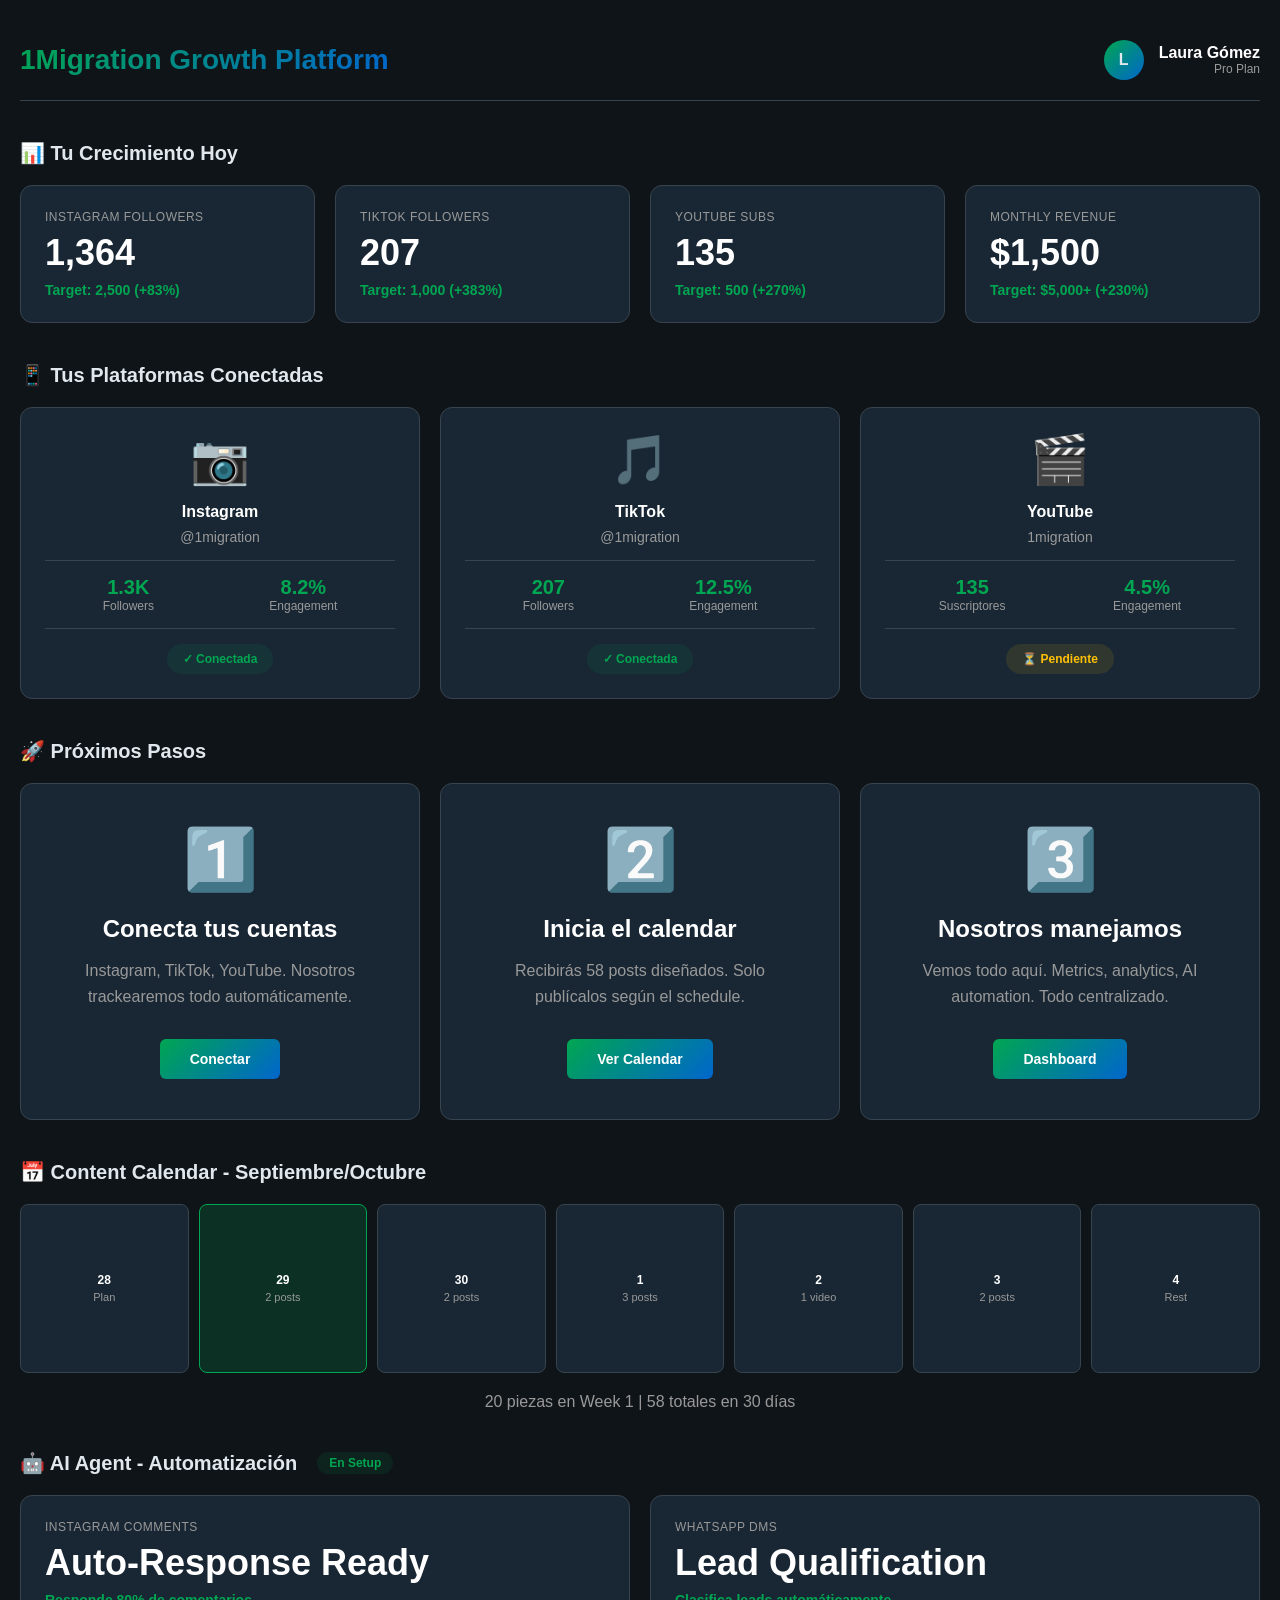
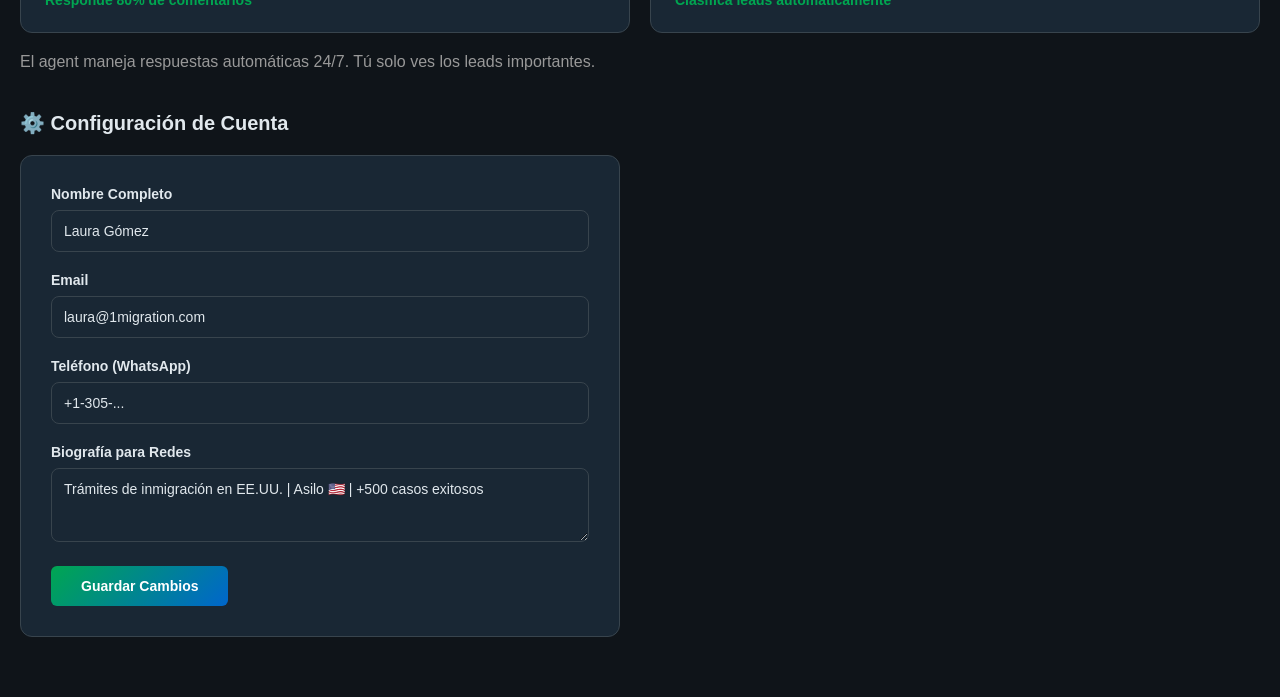
<file: CRM_DASHBOARD_SAAS_LAURA.html>
<!DOCTYPE html>
<html lang="es">
<head>
    <meta charset="UTF-8">
    <meta name="viewport" content="width=device-width, initial-scale=1.0">
    <title>1Migration Growth Platform - CRM Dashboard</title>
    <style>
        * {
            margin: 0;
            padding: 0;
            box-sizing: border-box;
        }

        body {
            font-family: -apple-system, BlinkMacSystemFont, 'Segoe UI', Roboto, sans-serif;
            background: #0f1419;
            color: #e1e8ed;
        }

        .container {
            max-width: 1600px;
            margin: 0 auto;
            padding: 20px;
        }

        header {
            display: flex;
            justify-content: space-between;
            align-items: center;
            padding: 20px 0;
            border-bottom: 1px solid #38444d;
            margin-bottom: 40px;
        }

        .logo {
            font-size: 28px;
            font-weight: bold;
            background: linear-gradient(135deg, #00a651 0%, #0066cc 100%);
            -webkit-background-clip: text;
            -webkit-text-fill-color: transparent;
            background-clip: text;
        }

        .user-info {
            display: flex;
            align-items: center;
            gap: 15px;
        }

        .user-avatar {
            width: 40px;
            height: 40px;
            border-radius: 50%;
            background: linear-gradient(135deg, #00a651 0%, #0066cc 100%);
            display: flex;
            align-items: center;
            justify-content: center;
            font-weight: bold;
        }

        .user-name {
            text-align: right;
        }

        .user-name .name {
            font-weight: 600;
            color: #fff;
        }

        .user-name .plan {
            font-size: 12px;
            color: #999;
        }

        /* MAIN GRID */
        .dashboard-grid {
            display: grid;
            grid-template-columns: repeat(4, 1fr);
            gap: 20px;
            margin-bottom: 40px;
        }

        .metric-card {
            background: #192734;
            border: 1px solid #38444d;
            border-radius: 12px;
            padding: 24px;
            transition: all 0.3s ease;
        }

        .metric-card:hover {
            border-color: #00a651;
            box-shadow: 0 0 20px rgba(0, 166, 81, 0.1);
        }

        .metric-label {
            font-size: 12px;
            color: #999;
            text-transform: uppercase;
            margin-bottom: 8px;
            letter-spacing: 0.5px;
        }

        .metric-value {
            font-size: 36px;
            font-weight: bold;
            color: #fff;
            margin-bottom: 8px;
        }

        .metric-change {
            font-size: 14px;
            color: #00a651;
            font-weight: 600;
        }

        .metric-change.down {
            color: #e74c3c;
        }

        /* SECTIONS */
        .section {
            margin-bottom: 40px;
        }

        .section-title {
            font-size: 20px;
            font-weight: bold;
            margin-bottom: 20px;
            display: flex;
            align-items: center;
            gap: 10px;
        }

        /* PLATFORM ACCOUNTS */
        .accounts-grid {
            display: grid;
            grid-template-columns: repeat(3, 1fr);
            gap: 20px;
        }

        .account-card {
            background: #192734;
            border: 1px solid #38444d;
            border-radius: 12px;
            padding: 24px;
            text-align: center;
        }

        .account-icon {
            font-size: 48px;
            margin-bottom: 15px;
        }

        .account-name {
            font-weight: 600;
            margin-bottom: 8px;
            color: #fff;
        }

        .account-handle {
            font-size: 14px;
            color: #999;
            margin-bottom: 15px;
        }

        .account-stats {
            display: flex;
            justify-content: space-around;
            padding: 15px 0;
            border-top: 1px solid #38444d;
            border-bottom: 1px solid #38444d;
            margin-bottom: 15px;
        }

        .account-stat {
            text-align: center;
        }

        .account-stat .number {
            font-size: 20px;
            font-weight: bold;
            color: #00a651;
        }

        .account-stat .label {
            font-size: 12px;
            color: #999;
        }

        .account-status {
            display: inline-block;
            padding: 8px 16px;
            border-radius: 20px;
            font-size: 12px;
            font-weight: 600;
        }

        .status-connected {
            background: rgba(0, 166, 81, 0.1);
            color: #00a651;
        }

        .status-pending {
            background: rgba(255, 193, 7, 0.1);
            color: #ffc107;
        }

        /* CONTENT CALENDAR */
        .calendar-grid {
            display: grid;
            grid-template-columns: repeat(7, 1fr);
            gap: 10px;
        }

        .calendar-day {
            aspect-ratio: 1;
            background: #192734;
            border: 1px solid #38444d;
            border-radius: 8px;
            display: flex;
            flex-direction: column;
            align-items: center;
            justify-content: center;
            padding: 8px;
            font-size: 12px;
            cursor: pointer;
            transition: all 0.3s ease;
        }

        .calendar-day:hover {
            border-color: #00a651;
            background: rgba(0, 166, 81, 0.1);
        }

        .calendar-day.today {
            border-color: #00a651;
            background: rgba(0, 166, 81, 0.2);
        }

        .calendar-day .date {
            font-weight: 600;
            color: #fff;
        }

        .calendar-day .posts {
            font-size: 11px;
            color: #999;
            margin-top: 4px;
        }

        /* FORM */
        .form-group {
            margin-bottom: 20px;
        }

        .form-group label {
            display: block;
            font-size: 14px;
            font-weight: 600;
            margin-bottom: 8px;
            color: #e1e8ed;
        }

        .form-group input,
        .form-group select,
        .form-group textarea {
            width: 100%;
            background: #192734;
            border: 1px solid #38444d;
            border-radius: 8px;
            padding: 12px;
            color: #e1e8ed;
            font-family: inherit;
            font-size: 14px;
            transition: border-color 0.3s ease;
        }

        .form-group input:focus,
        .form-group select:focus,
        .form-group textarea:focus {
            outline: none;
            border-color: #00a651;
        }

        /* MODAL/SETUP */
        .setup-section {
            background: #192734;
            border: 1px solid #38444d;
            border-radius: 12px;
            padding: 40px;
            text-align: center;
        }

        .setup-icon {
            font-size: 60px;
            margin-bottom: 20px;
        }

        .setup-title {
            font-size: 24px;
            font-weight: bold;
            margin-bottom: 15px;
            color: #fff;
        }

        .setup-description {
            color: #999;
            margin-bottom: 30px;
            line-height: 1.6;
        }

        button {
            background: linear-gradient(135deg, #00a651 0%, #0066cc 100%);
            color: white;
            border: none;
            padding: 12px 30px;
            border-radius: 6px;
            font-weight: 600;
            cursor: pointer;
            font-size: 14px;
            transition: all 0.3s ease;
        }

        button:hover {
            transform: translateY(-2px);
            box-shadow: 0 10px 30px rgba(0, 166, 81, 0.3);
        }

        /* SIDEBAR */
        .sidebar {
            position: fixed;
            left: 0;
            top: 0;
            width: 250px;
            height: 100vh;
            background: #161b22;
            border-right: 1px solid #38444d;
            padding: 20px;
            display: none;
        }

        @media (max-width: 1200px) {
            .dashboard-grid {
                grid-template-columns: repeat(2, 1fr);
            }

            .accounts-grid {
                grid-template-columns: repeat(2, 1fr);
            }
        }

        @media (max-width: 768px) {
            .dashboard-grid {
                grid-template-columns: 1fr;
            }

            .accounts-grid {
                grid-template-columns: 1fr;
            }
        }

        .success-message {
            background: rgba(0, 166, 81, 0.1);
            border: 1px solid #00a651;
            color: #00a651;
            padding: 16px;
            border-radius: 8px;
            margin-bottom: 20px;
            display: none;
        }

        .success-message.show {
            display: block;
        }

        .badge {
            display: inline-block;
            background: rgba(0, 166, 81, 0.1);
            color: #00a651;
            padding: 4px 12px;
            border-radius: 20px;
            font-size: 12px;
            font-weight: 600;
            margin-left: 10px;
        }
    </style>
</head>
<body>
    <div class="container">
        <header>
            <div class="logo">1Migration Growth Platform</div>
            <div class="user-info">
                <div class="user-avatar">L</div>
                <div class="user-name">
                    <div class="name">Laura Gómez</div>
                    <div class="plan">Pro Plan</div>
                </div>
            </div>
        </header>

        <!-- DASHBOARD METRICS -->
        <div class="section">
            <div class="section-title">📊 Tu Crecimiento Hoy</div>
            <div class="dashboard-grid">
                <div class="metric-card">
                    <div class="metric-label">Instagram Followers</div>
                    <div class="metric-value">1,364</div>
                    <div class="metric-change">Target: 2,500 (+83%)</div>
                </div>
                <div class="metric-card">
                    <div class="metric-label">TikTok Followers</div>
                    <div class="metric-value">207</div>
                    <div class="metric-change">Target: 1,000 (+383%)</div>
                </div>
                <div class="metric-card">
                    <div class="metric-label">YouTube Subs</div>
                    <div class="metric-value">135</div>
                    <div class="metric-change">Target: 500 (+270%)</div>
                </div>
                <div class="metric-card">
                    <div class="metric-label">Monthly Revenue</div>
                    <div class="metric-value">$1,500</div>
                    <div class="metric-change">Target: $5,000+ (+230%)</div>
                </div>
            </div>
        </div>

        <!-- CONNECTED ACCOUNTS -->
        <div class="section">
            <div class="section-title">📱 Tus Plataformas Conectadas</div>
            <div class="accounts-grid">
                <div class="account-card">
                    <div class="account-icon">📷</div>
                    <div class="account-name">Instagram</div>
                    <div class="account-handle">@1migration</div>
                    <div class="account-stats">
                        <div class="account-stat">
                            <div class="number">1.3K</div>
                            <div class="label">Followers</div>
                        </div>
                        <div class="account-stat">
                            <div class="number">8.2%</div>
                            <div class="label">Engagement</div>
                        </div>
                    </div>
                    <div class="account-status status-connected">✓ Conectada</div>
                </div>

                <div class="account-card">
                    <div class="account-icon">🎵</div>
                    <div class="account-name">TikTok</div>
                    <div class="account-handle">@1migration</div>
                    <div class="account-stats">
                        <div class="account-stat">
                            <div class="number">207</div>
                            <div class="label">Followers</div>
                        </div>
                        <div class="account-stat">
                            <div class="number">12.5%</div>
                            <div class="label">Engagement</div>
                        </div>
                    </div>
                    <div class="account-status status-connected">✓ Conectada</div>
                </div>

                <div class="account-card">
                    <div class="account-icon">🎬</div>
                    <div class="account-name">YouTube</div>
                    <div class="account-handle">1migration</div>
                    <div class="account-stats">
                        <div class="account-stat">
                            <div class="number">135</div>
                            <div class="label">Suscriptores</div>
                        </div>
                        <div class="account-stat">
                            <div class="number">4.5%</div>
                            <div class="label">Engagement</div>
                        </div>
                    </div>
                    <div class="account-status status-pending">⏳ Pendiente</div>
                </div>
            </div>
        </div>

        <!-- SETUP STEPS -->
        <div class="section">
            <div class="section-title">🚀 Próximos Pasos</div>
            <div style="display: grid; grid-template-columns: repeat(3, 1fr); gap: 20px;">
                <div class="setup-section">
                    <div class="setup-icon">1️⃣</div>
                    <div class="setup-title">Conecta tus cuentas</div>
                    <div class="setup-description">Instagram, TikTok, YouTube. Nosotros trackearemos todo automáticamente.</div>
                    <button onclick="alert('En desarrollo: Integration con APIs de redes sociales')">Conectar</button>
                </div>

                <div class="setup-section">
                    <div class="setup-icon">2️⃣</div>
                    <div class="setup-title">Inicia el calendar</div>
                    <div class="setup-description">Recibirás 58 posts diseñados. Solo publícalos según el schedule.</div>
                    <button onclick="alert('Tu calendar está listo en GitHub. Comienza Sept 29')">Ver Calendar</button>
                </div>

                <div class="setup-section">
                    <div class="setup-icon">3️⃣</div>
                    <div class="setup-title">Nosotros manejamos</div>
                    <div class="setup-description">Vemos todo aquí. Metrics, analytics, AI automation. Todo centralizado.</div>
                    <button onclick="alert('Dashboard activo. Sincronización automática cada hora')">Dashboard</button>
                </div>
            </div>
        </div>

        <!-- CALENDAR PREVIEW -->
        <div class="section">
            <div class="section-title">📅 Content Calendar - Septiembre/Octubre</div>
            <div class="calendar-grid">
                <div class="calendar-day">
                    <div class="date">28</div>
                    <div class="posts">Plan</div>
                </div>
                <div class="calendar-day today">
                    <div class="date">29</div>
                    <div class="posts">2 posts</div>
                </div>
                <div class="calendar-day">
                    <div class="date">30</div>
                    <div class="posts">2 posts</div>
                </div>
                <div class="calendar-day">
                    <div class="date">1</div>
                    <div class="posts">3 posts</div>
                </div>
                <div class="calendar-day">
                    <div class="date">2</div>
                    <div class="posts">1 video</div>
                </div>
                <div class="calendar-day">
                    <div class="date">3</div>
                    <div class="posts">2 posts</div>
                </div>
                <div class="calendar-day">
                    <div class="date">4</div>
                    <div class="posts">Rest</div>
                </div>
            </div>
            <p style="color: #999; margin-top: 20px; text-align: center;">20 piezas en Week 1 | 58 totales en 30 días</p>
        </div>

        <!-- AI AGENT STATUS -->
        <div class="section">
            <div class="section-title">🤖 AI Agent - Automatización <span class="badge">En Setup</span></div>
            <div style="display: grid; grid-template-columns: 1fr 1fr; gap: 20px;">
                <div class="metric-card">
                    <div class="metric-label">Instagram Comments</div>
                    <div class="metric-value">Auto-Response Ready</div>
                    <div class="metric-change">Responde 80% de comentarios</div>
                </div>
                <div class="metric-card">
                    <div class="metric-label">WhatsApp DMs</div>
                    <div class="metric-value">Lead Qualification</div>
                    <div class="metric-change">Clasifica leads automáticamente</div>
                </div>
            </div>
            <p style="color: #999; margin-top: 20px;">El agent maneja respuestas automáticas 24/7. Tú solo ves los leads importantes.</p>
        </div>

        <!-- SETTINGS -->
        <div class="section">
            <div class="section-title">⚙️ Configuración de Cuenta</div>
            <div style="background: #192734; border: 1px solid #38444d; border-radius: 12px; padding: 30px; max-width: 600px;">
                <div class="form-group">
                    <label>Nombre Completo</label>
                    <input type="text" value="Laura Gómez" />
                </div>
                <div class="form-group">
                    <label>Email</label>
                    <input type="email" value="laura@1migration.com" />
                </div>
                <div class="form-group">
                    <label>Teléfono (WhatsApp)</label>
                    <input type="tel" value="+1-305-..." placeholder="Para que clientes te encuentren" />
                </div>
                <div class="form-group">
                    <label>Biografía para Redes</label>
                    <textarea rows="3" placeholder="Tu descripción que aparecerá en posts">Trámites de inmigración en EE.UU. | Asilo 🇺🇸 | +500 casos exitosos</textarea>
                </div>
                <button>Guardar Cambios</button>
            </div>
        </div>
    </div>

    <script>
        document.querySelectorAll('button').forEach(btn => {
            btn.addEventListener('click', function(e) {
                if (this.textContent.includes('Guardar')) {
                    const msg = document.createElement('div');
                    msg.className = 'success-message show';
                    msg.textContent = '✓ Cambios guardados exitosamente';
                    this.parentElement.insertBefore(msg, this);
                    setTimeout(() => msg.remove(), 3000);
                    e.preventDefault();
                }
            });
        });
    </script>
</body>
</html>
</file>
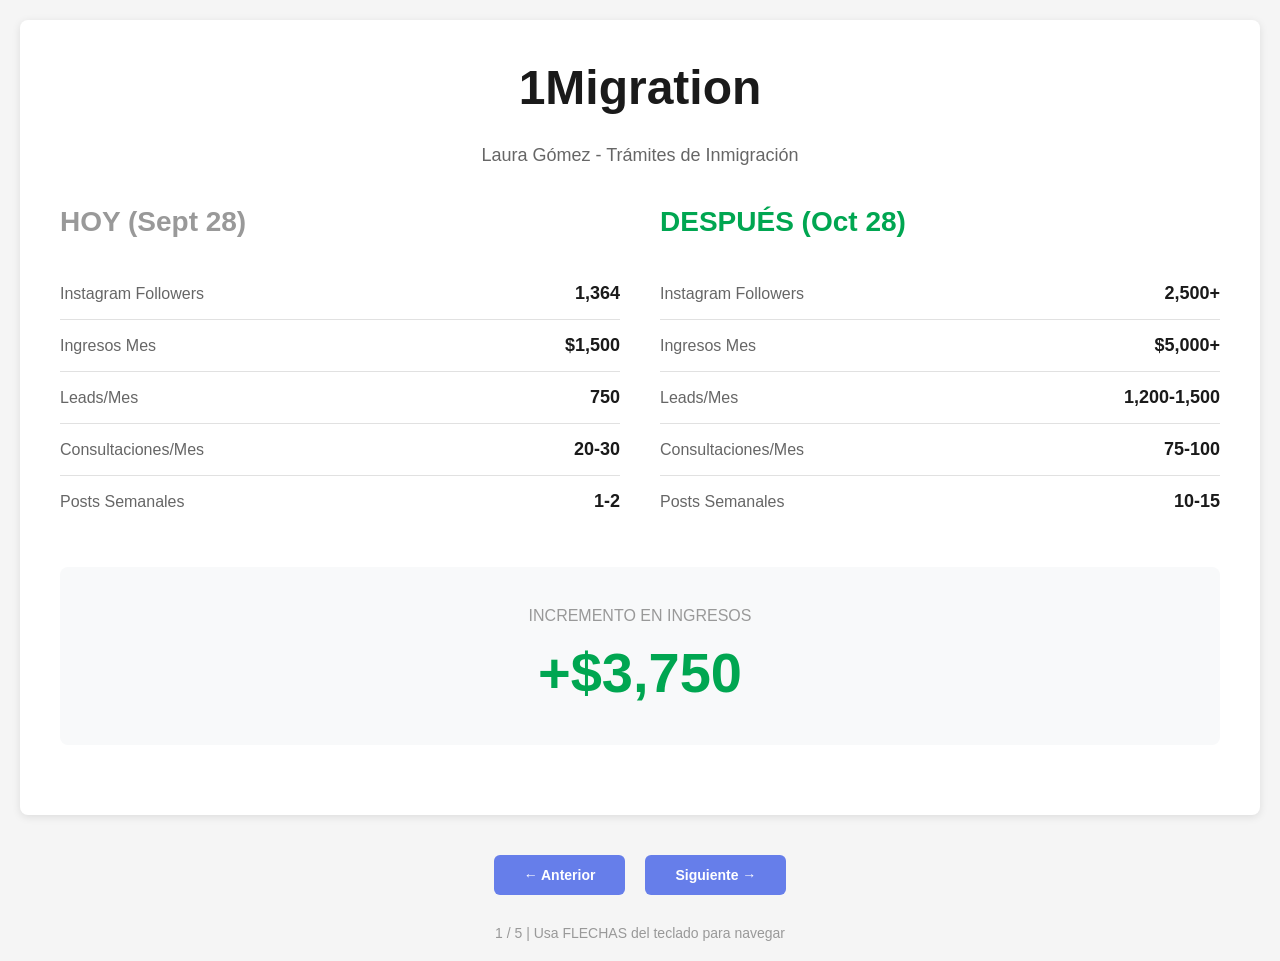
<file: DEMO_VISUAL_REAL_POSTS_DASHBOARD.html>
<!DOCTYPE html>
<html lang="es">
<head>
    <meta charset="UTF-8">
    <meta name="viewport" content="width=device-width, initial-scale=1.0">
    <title>1Migration - Demo Visual</title>
    <style>
        * {
            margin: 0;
            padding: 0;
            box-sizing: border-box;
        }

        body {
            font-family: -apple-system, BlinkMacSystemFont, 'Segoe UI', Roboto, sans-serif;
            background: #f5f5f5;
            padding: 20px;
        }

        .container {
            max-width: 1400px;
            margin: 0 auto;
        }

        .slide {
            background: white;
            border-radius: 8px;
            padding: 40px;
            margin-bottom: 40px;
            box-shadow: 0 2px 8px rgba(0,0,0,0.1);
            display: none;
            min-height: 600px;
        }

        .slide.active {
            display: block;
        }

        h1 {
            color: #1a1a1a;
            font-size: 48px;
            margin-bottom: 30px;
            text-align: center;
        }

        /* INSTAGRAM MOCKUP */
        .instagram-grid {
            display: grid;
            grid-template-columns: repeat(3, 1fr);
            gap: 20px;
            margin: 40px 0;
        }

        .instagram-post {
            background: white;
            border: 1px solid #e1e1e1;
            border-radius: 8px;
            overflow: hidden;
            box-shadow: 0 1px 3px rgba(0,0,0,0.1);
        }

        .post-header {
            padding: 12px;
            display: flex;
            align-items: center;
            border-bottom: 1px solid #e1e1e1;
        }

        .post-avatar {
            width: 32px;
            height: 32px;
            border-radius: 50%;
            background: linear-gradient(135deg, #667eea 0%, #764ba2 100%);
            margin-right: 12px;
        }

        .post-name {
            font-weight: 600;
            font-size: 14px;
            color: #1a1a1a;
        }

        .post-image {
            width: 100%;
            height: 300px;
            background: linear-gradient(135deg, #667eea 0%, #764ba2 100%);
            display: flex;
            align-items: center;
            justify-content: center;
            color: white;
            font-size: 24px;
            font-weight: bold;
            text-align: center;
            padding: 20px;
        }

        .post-image.carousel {
            background: linear-gradient(135deg, #f093fb 0%, #f5576c 100%);
        }

        .post-image.reel {
            background: linear-gradient(135deg, #4facfe 0%, #00f2fe 100%);
        }

        .post-image.video {
            background: linear-gradient(135deg, #43e97b 0%, #38f9d7 100%);
        }

        .post-stats {
            padding: 12px;
            font-size: 13px;
            color: #666;
            border-bottom: 1px solid #e1e1e1;
        }

        .post-caption {
            padding: 12px;
            font-size: 13px;
            color: #1a1a1a;
            line-height: 1.5;
        }

        /* DASHBOARD */
        .dashboard {
            background: #f8f9fa;
            border-radius: 8px;
            padding: 30px;
            margin: 40px 0;
        }

        .dashboard-grid {
            display: grid;
            grid-template-columns: repeat(4, 1fr);
            gap: 20px;
            margin-bottom: 40px;
        }

        .dashboard-card {
            background: white;
            padding: 20px;
            border-radius: 8px;
            text-align: center;
            border-left: 4px solid #667eea;
        }

        .dashboard-label {
            font-size: 12px;
            color: #999;
            text-transform: uppercase;
            margin-bottom: 8px;
        }

        .dashboard-value {
            font-size: 32px;
            font-weight: bold;
            color: #1a1a1a;
            margin-bottom: 5px;
        }

        .dashboard-change {
            font-size: 14px;
            color: #00a651;
            font-weight: 600;
        }

        /* ANTES/DESPUÉS */
        .comparison-grid {
            display: grid;
            grid-template-columns: 1fr 1fr;
            gap: 40px;
            margin: 40px 0;
        }

        .comparison-section h2 {
            font-size: 28px;
            color: #1a1a1a;
            margin-bottom: 30px;
        }

        .comparison-section.before h2 {
            color: #999;
        }

        .comparison-section.after h2 {
            color: #00a651;
        }

        .stats-list {
            list-style: none;
        }

        .stats-list li {
            padding: 15px 0;
            border-bottom: 1px solid #e1e1e1;
            display: flex;
            justify-content: space-between;
            align-items: center;
        }

        .stats-list li:last-child {
            border-bottom: none;
        }

        .stat-label {
            color: #666;
            font-size: 16px;
        }

        .stat-value {
            font-weight: 700;
            font-size: 18px;
            color: #1a1a1a;
        }

        /* POST EXAMPLES */
        .post-example {
            background: #f8f9fa;
            padding: 30px;
            border-radius: 8px;
            margin: 20px 0;
            border-left: 4px solid #667eea;
        }

        .post-example h3 {
            color: #1a1a1a;
            margin-bottom: 15px;
            font-size: 20px;
        }

        .post-example p {
            color: #666;
            line-height: 1.6;
            margin-bottom: 10px;
        }

        .post-type {
            display: inline-block;
            background: #667eea;
            color: white;
            padding: 4px 12px;
            border-radius: 20px;
            font-size: 12px;
            font-weight: 600;
            margin-top: 10px;
        }

        /* NAVIGATION */
        .nav {
            display: flex;
            justify-content: center;
            gap: 20px;
            margin-top: 40px;
        }

        .nav button {
            background: #667eea;
            color: white;
            border: none;
            padding: 12px 30px;
            border-radius: 6px;
            cursor: pointer;
            font-size: 14px;
            font-weight: 600;
            transition: all 0.3s ease;
        }

        .nav button:hover {
            background: #5568d3;
        }

        .slide-info {
            text-align: center;
            color: #999;
            font-size: 14px;
            margin-top: 30px;
        }

        .header {
            text-align: center;
            margin-bottom: 40px;
        }

        .header .subtitle {
            color: #666;
            font-size: 18px;
        }

        .big-stat {
            text-align: center;
            padding: 40px;
            background: #f8f9fa;
            border-radius: 8px;
            margin: 30px 0;
        }

        .big-stat .label {
            color: #999;
            font-size: 16px;
            margin-bottom: 15px;
            text-transform: uppercase;
        }

        .big-stat .value {
            font-size: 56px;
            font-weight: bold;
            color: #00a651;
        }

        .checklist-item {
            padding: 15px 0;
            border-bottom: 1px solid #e1e1e1;
            display: flex;
            align-items: center;
        }

        .checklist-item::before {
            content: "✓";
            display: inline-block;
            width: 30px;
            height: 30px;
            background: #00a651;
            color: white;
            border-radius: 50%;
            text-align: center;
            line-height: 30px;
            margin-right: 15px;
            font-weight: bold;
            flex-shrink: 0;
        }

        .timeline {
            display: grid;
            grid-template-columns: repeat(4, 1fr);
            gap: 20px;
            margin: 40px 0;
        }

        .timeline-item {
            background: #f8f9fa;
            padding: 20px;
            border-radius: 8px;
            text-align: center;
        }

        .timeline-item.highlight {
            background: #e8f5e9;
            border: 2px solid #00a651;
        }

        .timeline-week {
            font-size: 12px;
            color: #999;
            margin-bottom: 10px;
        }

        .timeline-number {
            font-size: 28px;
            font-weight: bold;
            color: #1a1a1a;
            margin-bottom: 5px;
        }

        .timeline-desc {
            font-size: 13px;
            color: #666;
        }
    </style>
</head>
<body>
    <div class="container">
        <!-- SLIDE 1: PORTADA -->
        <div class="slide active">
            <div class="header">
                <h1>1Migration</h1>
                <p class="subtitle">Laura Gómez - Trámites de Inmigración</p>
            </div>

            <div class="comparison-grid">
                <div class="comparison-section before">
                    <h2>HOY (Sept 28)</h2>
                    <ul class="stats-list">
                        <li>
                            <span class="stat-label">Instagram Followers</span>
                            <span class="stat-value">1,364</span>
                        </li>
                        <li>
                            <span class="stat-label">Ingresos Mes</span>
                            <span class="stat-value">$1,500</span>
                        </li>
                        <li>
                            <span class="stat-label">Leads/Mes</span>
                            <span class="stat-value">750</span>
                        </li>
                        <li>
                            <span class="stat-label">Consultaciones/Mes</span>
                            <span class="stat-value">20-30</span>
                        </li>
                        <li>
                            <span class="stat-label">Posts Semanales</span>
                            <span class="stat-value">1-2</span>
                        </li>
                    </ul>
                </div>

                <div class="comparison-section after">
                    <h2>DESPUÉS (Oct 28)</h2>
                    <ul class="stats-list">
                        <li>
                            <span class="stat-label">Instagram Followers</span>
                            <span class="stat-value">2,500+</span>
                        </li>
                        <li>
                            <span class="stat-label">Ingresos Mes</span>
                            <span class="stat-value">$5,000+</span>
                        </li>
                        <li>
                            <span class="stat-label">Leads/Mes</span>
                            <span class="stat-value">1,200-1,500</span>
                        </li>
                        <li>
                            <span class="stat-label">Consultaciones/Mes</span>
                            <span class="stat-value">75-100</span>
                        </li>
                        <li>
                            <span class="stat-label">Posts Semanales</span>
                            <span class="stat-value">10-15</span>
                        </li>
                    </ul>
                </div>
            </div>

            <div class="big-stat">
                <div class="label">Incremento en Ingresos</div>
                <div class="value">+$3,750</div>
            </div>
        </div>

        <!-- SLIDE 2: POSTS QUE VA A CREAR -->
        <div class="slide">
            <h1>Ejemplos de Posts Que Crearás</h1>
            <p style="text-align: center; color: #666; margin-bottom: 40px;">Semana 1 - 58 piezas totales en 30 días</p>

            <div class="instagram-grid">
                <div class="instagram-post">
                    <div class="post-header">
                        <div class="post-avatar"></div>
                        <div class="post-name">1migration</div>
                    </div>
                    <div class="post-image carousel">Carousel: "Residencia en 7 Pasos"</div>
                    <div class="post-stats">👥 1.2K likes • 245 comments</div>
                    <div class="post-caption"><strong>Residencia en 7 pasos</strong><br>No sabes por dónde empezar? Aquí está el roadmap completo...</div>
                    <div class="post-type">EDUCATIVO</div>
                </div>

                <div class="instagram-post">
                    <div class="post-header">
                        <div class="post-avatar"></div>
                        <div class="post-name">1migration</div>
                    </div>
                    <div class="post-image reel">Reel: "3 Errores Green Card"</div>
                    <div class="post-stats">👥 3.5K likes • 512 comments</div>
                    <div class="post-caption"><strong>Los 3 errores que RETRASAN tu Green Card</strong><br>Si haces esto, tu caso se demora 2 años MÁS...</div>
                    <div class="post-type">VIRAL</div>
                </div>

                <div class="instagram-post">
                    <div class="post-header">
                        <div class="post-avatar"></div>
                        <div class="post-name">1migration</div>
                    </div>
                    <div class="post-image video">YouTube: "Asilo Defensivo"</div>
                    <div class="post-stats">👥 2.8K views • 189 comments</div>
                    <div class="post-caption"><strong>Asilo Defensivo Completo</strong><br>Todo lo que necesitas saber en 8 minutos...</div>
                    <div class="post-type">EDUCATIVO</div>
                </div>
            </div>

            <div class="post-example">
                <h3>📅 Calendario de Contenido</h3>
                <p><strong>Semana 1:</strong> 20 piezas</p>
                <p>✓ 5 Carousels educativos</p>
                <p>✓ 3 Reels virales</p>
                <p>✓ 2 Videos YouTube</p>
                <p>✓ 10 TikTok Shorts</p>
                <p>✓ Magazine ads orgánicos</p>
                <div class="post-type">LISTO Y DISEÑADO</div>
            </div>
        </div>

        <!-- SLIDE 3: DASHBOARD -->
        <div class="slide">
            <h1>Tu Dashboard - Tracking en Vivo</h1>

            <div class="dashboard">
                <div class="dashboard-grid">
                    <div class="dashboard-card">
                        <div class="dashboard-label">Instagram</div>
                        <div class="dashboard-value">2,540</div>
                        <div class="dashboard-change">+1,176 (Oct 28)</div>
                    </div>
                    <div class="dashboard-card">
                        <div class="dashboard-label">TikTok</div>
                        <div class="dashboard-value">1,087</div>
                        <div class="dashboard-change">+880 (Oct 28)</div>
                    </div>
                    <div class="dashboard-card">
                        <div class="dashboard-label">Monthly Leads</div>
                        <div class="dashboard-value">1,387</div>
                        <div class="dashboard-change">+637 (Oct 28)</div>
                    </div>
                    <div class="dashboard-card">
                        <div class="dashboard-label">Revenue</div>
                        <div class="dashboard-value">$5,250</div>
                        <div class="dashboard-change">+$3,750 (Oct 28)</div>
                    </div>
                </div>

                <h3 style="margin-bottom: 20px; color: #1a1a1a;">Semana por Semana</h3>
                <div class="timeline">
                    <div class="timeline-item">
                        <div class="timeline-week">SEMANA 1</div>
                        <div class="timeline-number">+86</div>
                        <div class="timeline-desc">Followers</div>
                    </div>
                    <div class="timeline-item">
                        <div class="timeline-week">SEMANA 2</div>
                        <div class="timeline-number">+150</div>
                        <div class="timeline-desc">Followers (cumul)</div>
                    </div>
                    <div class="timeline-item">
                        <div class="timeline-week">SEMANA 3</div>
                        <div class="timeline-number">+180</div>
                        <div class="timeline-desc">Followers (cumul)</div>
                    </div>
                    <div class="timeline-item highlight">
                        <div class="timeline-week">SEMANA 4</div>
                        <div class="timeline-number">+200</div>
                        <div class="timeline-desc">Followers (cumul)</div>
                    </div>
                </div>
            </div>

            <p style="text-align: center; color: #666; margin-top: 30px;">
                Google Sheets + Automatización + Tracking Real de Cada Métrica
            </p>
        </div>

        <!-- SLIDE 4: CHECKLIST -->
        <div class="slide">
            <h1>Mañana (Sept 29)</h1>
            <p style="text-align: center; color: #666; margin-bottom: 40px;">Qué necesitas hacer - 4-5 horas</p>

            <div style="max-width: 600px; margin: 0 auto;">
                <div class="checklist-item">
                    <span>Crear Google Sheets dashboard (30 min)</span>
                </div>
                <div class="checklist-item">
                    <span>Download CapCut gratuito (5 min)</span>
                </div>
                <div class="checklist-item">
                    <span>Grabar tu primer Reel o Carousel (2-3 hrs)</span>
                </div>
                <div class="checklist-item">
                    <span>Publicar en Instagram (15 min)</span>
                </div>
                <div class="checklist-item">
                    <span>Update dashboard con primer resultado (10 min)</span>
                </div>
            </div>

            <div class="big-stat" style="margin-top: 40px;">
                <div class="label">Resultado después de Semana 1</div>
                <div class="value" style="color: #667eea;">+86 followers</div>
                <div class="value" style="color: #00a651; font-size: 36px;">+$750 revenue</div>
            </div>
        </div>

        <!-- SLIDE 5: DECISION -->
        <div class="slide">
            <h1>¿Estás Lista?</h1>

            <div style="text-align: center; margin: 60px 0;">
                <p style="font-size: 20px; color: #666; margin: 20px 0;">📱 2,500 followers (+83%)</p>
                <p style="font-size: 20px; color: #666; margin: 20px 0;">💰 $5,000+/mes (+230%)</p>
                <p style="font-size: 20px; color: #666; margin: 20px 0;">📈 1,200-1,500 leads/mes</p>
                <p style="font-size: 20px; color: #666; margin: 20px 0;">🎉 Case study ready para tu red de 50+ mujeres</p>
            </div>

            <div style="text-align: center;">
                <button onclick="alert('✅ ¡VAMOS!\n\nEmpezamos MAÑANA (Sept 29)\n\nTodo está en GitHub:\nhttps://github.com/mauricioyepesstudio/onemigration-preview')"
                        style="background: #00a651; color: white; border: none; padding: 20px 60px; font-size: 18px; font-weight: bold; border-radius: 6px; cursor: pointer; margin: 10px;">
                    ✅ SÍ, VAMOS
                </button>
                <button onclick="alert('Piénsalo...\n\n30 días = $3,750-5,250 extra\nSin presupuesto adicional\n\n¿Reconsideras?')"
                        style="background: #f0f0f0; color: #1a1a1a; border: none; padding: 20px 60px; font-size: 18px; font-weight: bold; border-radius: 6px; cursor: pointer; margin: 10px;">
                    ❌ NO
                </button>
            </div>
        </div>
    </div>

    <div class="nav">
        <button onclick="previous()">← Anterior</button>
        <button onclick="next()">Siguiente →</button>
    </div>
    <div class="slide-info">
        <span id="slide-num">1</span> / 5 | Usa FLECHAS del teclado para navegar
    </div>

    <script>
        let currentSlide = 0;
        const slides = document.querySelectorAll('.slide');
        const total = slides.length;

        function show(n) {
            slides[currentSlide].classList.remove('active');
            currentSlide = (n + total) % total;
            slides[currentSlide].classList.add('active');
            document.getElementById('slide-num').textContent = currentSlide + 1;
        }

        function next() {
            show(currentSlide + 1);
        }

        function previous() {
            show(currentSlide - 1);
        }

        document.addEventListener('keydown', (e) => {
            if (e.key === 'ArrowRight') next();
            if (e.key === 'ArrowLeft') previous();
        });
    </script>
</body>
</html>
</file>
